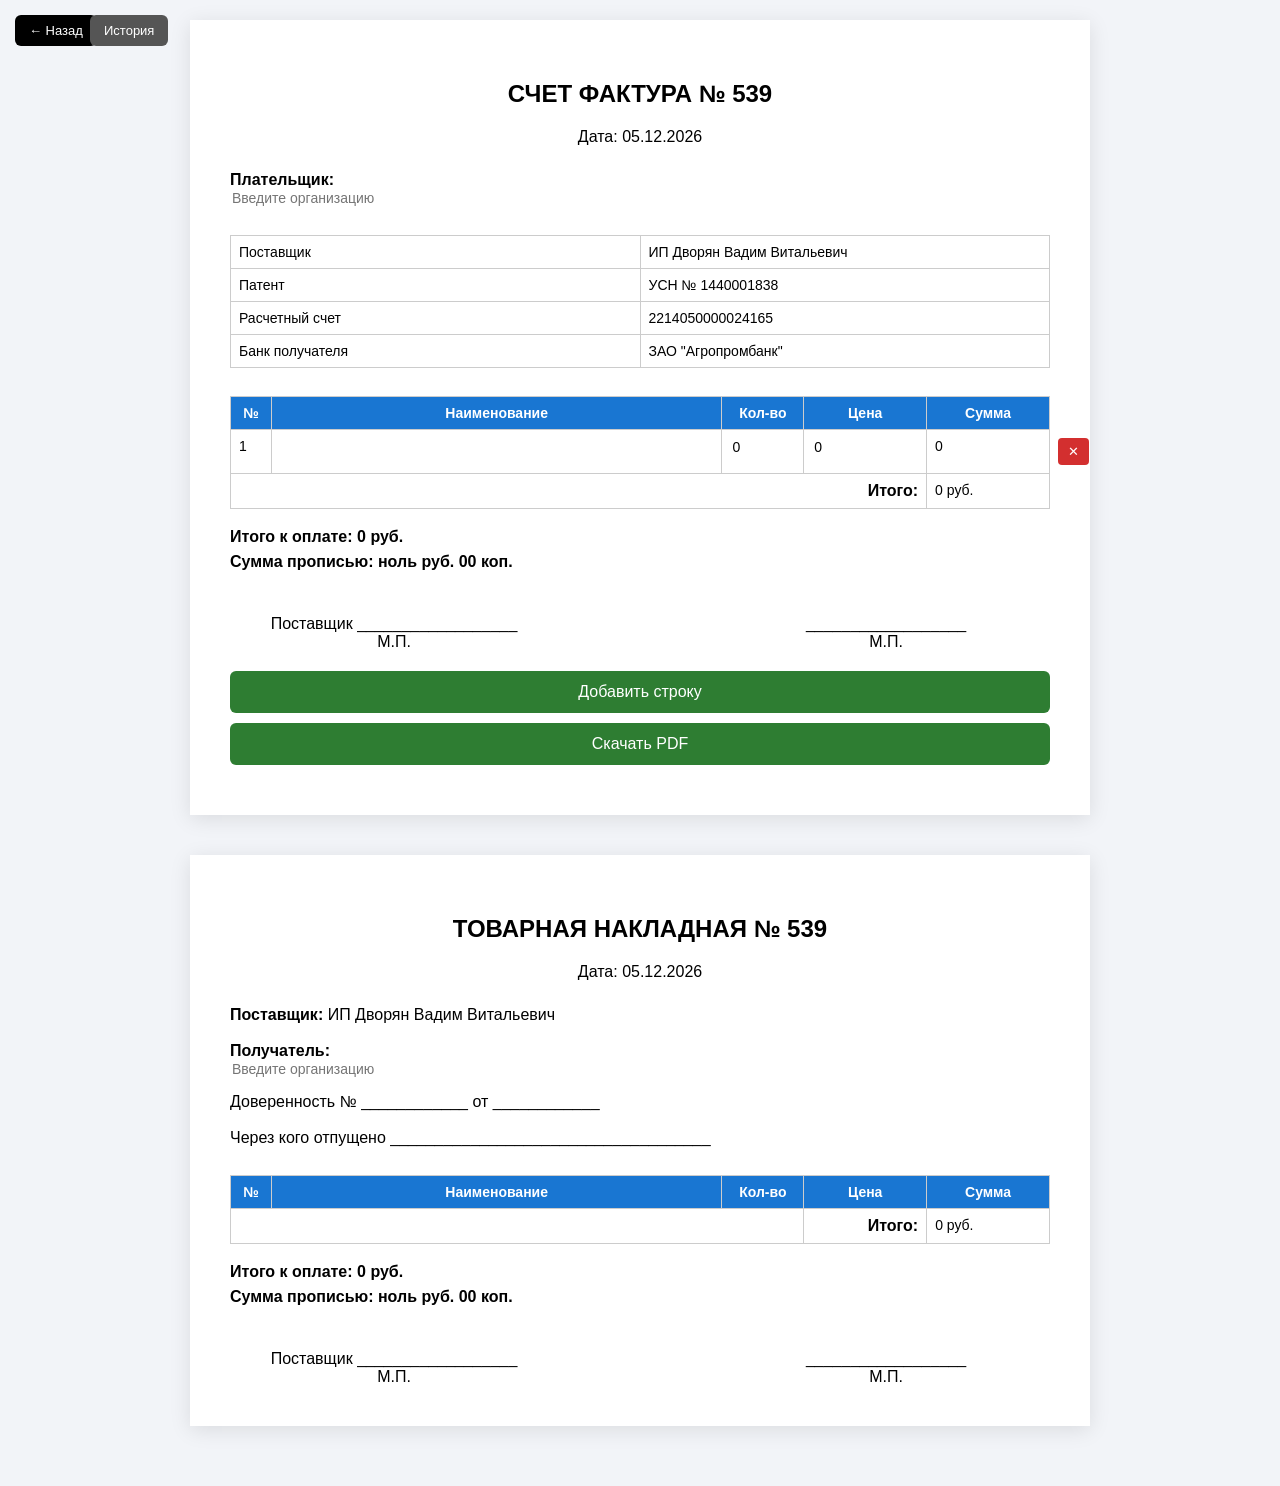
<file: beznal.html>
<!DOCTYPE html>
<html lang="ru">
<head>
<meta charset="UTF-8">
<meta name="viewport" content="width=device-width, initial-scale=1.0">
<title>Счет</title>
<style>
body{
  font-family: Arial, sans-serif;
  background:#f2f4f8;
  padding:20px;
  margin:0;
}
.back-button{
  position:fixed;
  top:15px;
  left:15px;
  z-index:9999;
  background:#000;
  color:#fff;
  border:none;
  padding:8px 14px;
  border-radius:6px;
  cursor:pointer;
  font-size:13px;
}
#history-btn{
  position:fixed;
  top:15px;
  left:90px;
  z-index:9999;
  background:#555;
  color:#fff;
  border:none;
  padding:8px 14px;
  border-radius:6px;
  cursor:pointer;
  font-size:13px;
}
.container{
  max-width:900px;
  width:100%;
  margin:auto;
  background:white;
  padding:40px;
  box-shadow:0 4px 20px rgba(0,0,0,.1);
  box-sizing:border-box;
  margin-bottom:40px;
}
.header{
  text-align:center;
  margin-bottom:25px;
}
table{
  width:100%;
  border-collapse:collapse;
  margin-top:10px;
  table-layout:fixed;
  page-break-inside:auto;
}
tr{
  page-break-inside:avoid;
  page-break-after:auto;
}
th,td{
  border:1px solid #ccc;
  padding:8px;
  font-size:14px;
  vertical-align:top;
  word-wrap:break-word;
  white-space:normal;
}
th{
  background:#1976d2;
  color:white;
}
input{
  width:100%;
  border:none;
  outline:none;
  font-size:14px;
  background:transparent;
}
.total{
  text-align:right;
  font-weight:bold;
  font-size:16px;
}
.buttons{
  margin-top:20px;
}
.buttons button{
  width:100%;
  padding:12px;
  margin-bottom:10px;
  border:none;
  border-radius:6px;
  background:#2e7d32;
  color:white;
  font-size:16px;
  cursor:pointer;
}
.delete-btn{
  background:#d32f2f;
  color:white;
  border:none;
  padding:6px 10px;
  border-radius:4px;
  cursor:pointer;
}
.invoice-page{
  page-break-before:always;
  break-before:page;
}
.signatures{
  margin-top:40px;
  display:flex;
  justify-content:space-between;
}
.sign{
  width:40%;
  text-align:center;
}
.sum-text{
  margin-top:15px;
  font-weight:bold;
  line-height:1.6;
}
.doc-fields{
  margin-top:15px;
}
@media (max-width:768px){
  body{padding:10px;}
  .container{padding:15px;}
  th,td{font-size:12px; padding:6px;}
  .buttons button{font-size:14px; padding:10px;}
}
@media print{
  .buttons,
  .back-button,
  #history-btn,
  .delete-btn{display:none;}
  .container{box-shadow:none;padding:0;margin:0;}
}
/* Модальное окно истории */
#history-modal{
  display:none;
  position:fixed;
  top:0; left:0; right:0; bottom:0;
  background: rgba(0,0,0,0.5);
  z-index:99999;
  overflow:auto;
}
#history-content{
  background:#fff;
  margin:50px auto;
  max-width:800px;
  padding:20px;
  border-radius:6px;
}
.history-item{
  border-bottom:1px solid #ccc;
  padding:8px 0;
  cursor:pointer;
}
.history-item:hover{
  background:#f0f0f0;
}
#history-close{
  float:right;
  cursor:pointer;
  font-weight:bold;
}
</style>
</head>
<body>

<button class="back-button" onclick="history.back()">← Назад</button>
<button id="history-btn">История</button>

<!-- СЧЕТ -->
<div class="container">
<div class="header">
<h2>СЧЕТ ФАКТУРА № <span id="invoice-number"></span></h2>
<div>Дата: <span id="date"></span></div>
</div>

<div>
<b>Плательщик:</b>
<input id="payer" placeholder="Введите организацию">
</div>

<br>

<table>
<tr><td>Поставщик</td><td>ИП Дворян Вадим Витальевич</td></tr>
<tr><td>Патент</td><td>УСН № 1440001838</td></tr>
<tr><td>Расчетный счет</td><td>2214050000024165</td></tr>
<tr><td>Банк получателя</td><td>ЗАО "Агропромбанк"</td></tr>
</table>

<br>

<table>
<colgroup>
<col style="width:5%">
<col style="width:55%">
<col style="width:10%">
<col style="width:15%">
<col style="width:15%">
<col>
</colgroup>
<thead>
<tr>
<th>№</th>
<th>Наименование</th>
<th>Кол-во</th>
<th>Цена</th>
<th>Сумма</th>
<th></th>
</tr>
</thead>
<tbody id="tbody"></tbody>
<tfoot>
<tr>
<td colspan="4" class="total">Итого:</td>
<td id="total">0 руб.</td>
<td></td>
</tr>
</tfoot>
</table>

<div class="sum-text" id="sum-text">
Итого к оплате: 0 руб.<br>
Сумма прописью: ноль руб. 00 коп.
</div>

<div class="signatures">
<div class="sign">
Поставщик __________________<br>М.П.
</div>
<div class="sign">
__________________<br>М.П.
</div>
</div>

<div class="buttons">
<button onclick="addRow()">Добавить строку</button>
<button onclick="printPDF()">Скачать PDF</button>
</div>
</div>

<!-- НАКЛАДНАЯ -->
<div class="container invoice-page">
<div class="header">
<h2>ТОВАРНАЯ НАКЛАДНАЯ № <span id="invoice-number2"></span></h2>
<div>Дата: <span id="date2"></span></div>
</div>

<div>
<b>Поставщик:</b> ИП Дворян Вадим Витальевич
</div>

<br>

<div>
<b>Получатель:</b>
<input id="receiver" placeholder="Введите организацию">
</div>

<div class="doc-fields">
Доверенность № ____________ от ____________ <br><br>
Через кого отпущено ____________________________________
</div>

<br>

<table>
<colgroup>
<col style="width:5%">
<col style="width:55%">
<col style="width:10%">
<col style="width:15%">
<col style="width:15%">
</colgroup>
<thead>
<tr>
<th>№</th>
<th>Наименование</th>
<th>Кол-во</th>
<th>Цена</th>
<th>Сумма</th>
</tr>
</thead>
<tbody id="nakladnaya-body"></tbody>
<tfoot>
<tr>
<td colspan="3"></td>
<td class="total">Итого:</td>
<td id="nakladnaya-total">0 руб.</td>
</tr>
</tfoot>
</table>

<div class="sum-text" id="sum-text2">
Итого к оплате: 0 руб.<br>
Сумма прописью: ноль руб. 00 коп.
</div>

<div class="signatures">
<div class="sign">
Поставщик __________________<br>М.П.
</div>
<div class="sign">
__________________<br>М.П.
</div>
</div>
</div>

<!-- Модальное окно истории -->
<div id="history-modal">
  <div id="history-content">
    <span id="history-close">✕</span>
    <h3>История счетов</h3>
    <div id="history-list"></div>
  </div>
</div>

<script>
let today = new Date().toLocaleDateString("ru-RU");
document.getElementById("date").innerText = today;
document.getElementById("date2").innerText = today;
let number = Math.floor(Math.random()*1000);
document.getElementById("invoice-number").innerText = number;
document.getElementById("invoice-number2").innerText = number;

/* число прописью до миллионов */
function numToText(n) {
    n = Math.floor(n);
    if (isNaN(n)) return "ноль руб. 00 коп.";
    const ones = ["","один","два","три","четыре","пять","шесть","семь","восемь","девять"];
    const onesFemale = ["","одна","две","три","четыре","пять","шесть","семь","восемь","девять"];
    const teens = ["десять","одиннадцать","двенадцать","тринадцать","четырнадцать","пятнадцать","шестнадцать","семнадцать","восемнадцать","девятнадцать"];
    const tens = ["","","двадцать","тридцать","сорок","пятьдесят","шестьдесят","семьдесят","восемьдесят","девяносто"];
    const hundreds = ["","сто","двести","триста","четыреста","пятьсот","шестьсот","семьсот","восемьсот","девятьсот"];
    function convert_hundreds(num,female=false){
        let str='';
        if(num>=100){str+=hundreds[Math.floor(num/100)]+' '; num%=100;}
        if(num>=20){str+=tens[Math.floor(num/10)]+' '; num%=10;}
        else if(num>=10){str+=teens[num-10]+' '; num=0;}
        if(num>0){str+=(female?onesFemale[num]:ones[num])+' ';}
        return str.trim();
    }
    let result='';
    let millions=Math.floor(n/1_000_000);
    let thousands=Math.floor((n%1_000_000)/1000);
    let rest=n%1000;
    if(millions>0) result+=convert_hundreds(millions)+' миллион'+(millions>1?'ов ':' ');
    if(thousands>0) result+=convert_hundreds(thousands,true)+' тысяч ';
    if(rest>0) result+=convert_hundreds(rest)+' ';
    return result.trim()+' руб. 00 коп.';
}

/* добавить строку */
function addRow(){
let tbody=document.getElementById("tbody");
let row=document.createElement("tr");
row.innerHTML=`
<td></td>
<td><input class="name"></td>
<td><input type="number" class="qty" value="0"></td>
<td><input type="number" class="price" value="0"></td>
<td class="sum">0</td>
<td><button class="delete-btn">✕</button></td>`;
tbody.appendChild(row);
updateNumbers();
row.querySelector(".delete-btn").onclick=()=>{row.remove();calc();fillNakladnaya();updateNumbers();};
row.querySelectorAll("input").forEach(input=>{input.addEventListener("input",()=>{calc();fillNakladnaya();});});
}

/* обновить номера */
function updateNumbers(){document.querySelectorAll("#tbody tr").forEach((row,i)=>{row.children[0].innerText=i+1;});}

/* расчет */
function calc(){
let total=0;
document.querySelectorAll("#tbody tr").forEach(row=>{
let q=Number(row.querySelector(".qty").value||0);
let p=Number(row.querySelector(".price").value||0);
let sum=q*p;
row.querySelector(".sum").innerText=sum;
total+=sum;
});
document.getElementById("total").innerText=total+" руб.";
document.getElementById("sum-text").innerText="Итого к оплате: "+total+" руб.\nСумма прописью: "+numToText(total);
}

/* накладная */
function fillNakladnaya(){
let body=document.getElementById("nakladnaya-body"); body.innerHTML="";
let total=0; let i=1;
document.querySelectorAll("#tbody tr").forEach(row=>{
let name=row.querySelector(".name").value;
let q=Number(row.querySelector(".qty").value||0);
let p=Number(row.querySelector(".price").value||0);
if(name && q>0){
let sum=q*p; total+=sum;
let tr=document.createElement("tr");
tr.innerHTML=`<td>${i++}</td><td>${name}</td><td>${q}</td><td>${p}</td><td>${sum}</td>`;
body.appendChild(tr);
}
});
document.getElementById("nakladnaya-total").innerText=total+" руб.";
document.getElementById("sum-text2").innerText="Итого к оплате: "+total+" руб.\nСумма прописью: "+numToText(total);
}

/* автозаполнение получателя */
let payer=document.getElementById("payer");
let receiver=document.getElementById("receiver");
payer.addEventListener("input",()=>{ receiver.value=payer.value; });

/* ---- История ---- */
const HISTORY_KEY="invoiceHistory";
const HISTORY_DAYS=30;
function saveHistory(){
  let history=JSON.parse(localStorage.getItem(HISTORY_KEY))||[];
  let now=new Date();
  let cutoff=new Date(now.getTime()-HISTORY_DAYS*24*60*60*1000);
  history=history.filter(item=>new Date(item.date)>cutoff);
  const items=[];
  document.querySelectorAll("#tbody tr").forEach(row=>{
    items.push({name:row.querySelector(".name").value,qty:row.querySelector(".qty").value,price:row.querySelector(".price").value});
  });
  history.push({date:now.toISOString(),invoiceNumber:document.getElementById("invoice-number").innerText,payer:document.getElementById("payer").value,items});
  localStorage.setItem(HISTORY_KEY,JSON.stringify(history));
}

/* печать и сохранение истории */
function printPDF(){ 
  calc(); 
  fillNakladnaya(); 
  saveHistory();
  window.print(); 
}

addRow();

/* История модальное окно */
const modal=document.getElementById("history-modal");
const list=document.getElementById("history-list");
document.getElementById("history-btn").onclick=()=>{
  let history=JSON.parse(localStorage.getItem(HISTORY_KEY))||[];
  if(history.length===0){alert("История пуста"); return;}
  list.innerHTML="";
  history.slice().reverse().forEach((item)=>{
    const div=document.createElement("div");
    div.className="history-item";
    div.innerText=`№${item.invoiceNumber} | ${new Date(item.date).toLocaleString()}`;
    div.onclick=()=>{
      document.getElementById("payer").value=item.payer;
      const tbody=document.getElementById("tbody"); tbody.innerHTML="";
      item.items.forEach(it=>{
        addRow();
        const lastRow=tbody.lastElementChild;
        lastRow.querySelector(".name").value=it.name;
        lastRow.querySelector(".qty").value=it.qty;
        lastRow.querySelector(".price").value=it.price;
      });
      calc(); fillNakladnaya();
      modal.style.display="none";
    };
    list.appendChild(div);
  });
  modal.style.display="block";
};
document.getElementById("history-close").onclick=()=>{modal.style.display="none";};
window.onclick=(e)=>{if(e.target===modal) modal.style.display="none";};

</script>
</body>
</html>
</file>
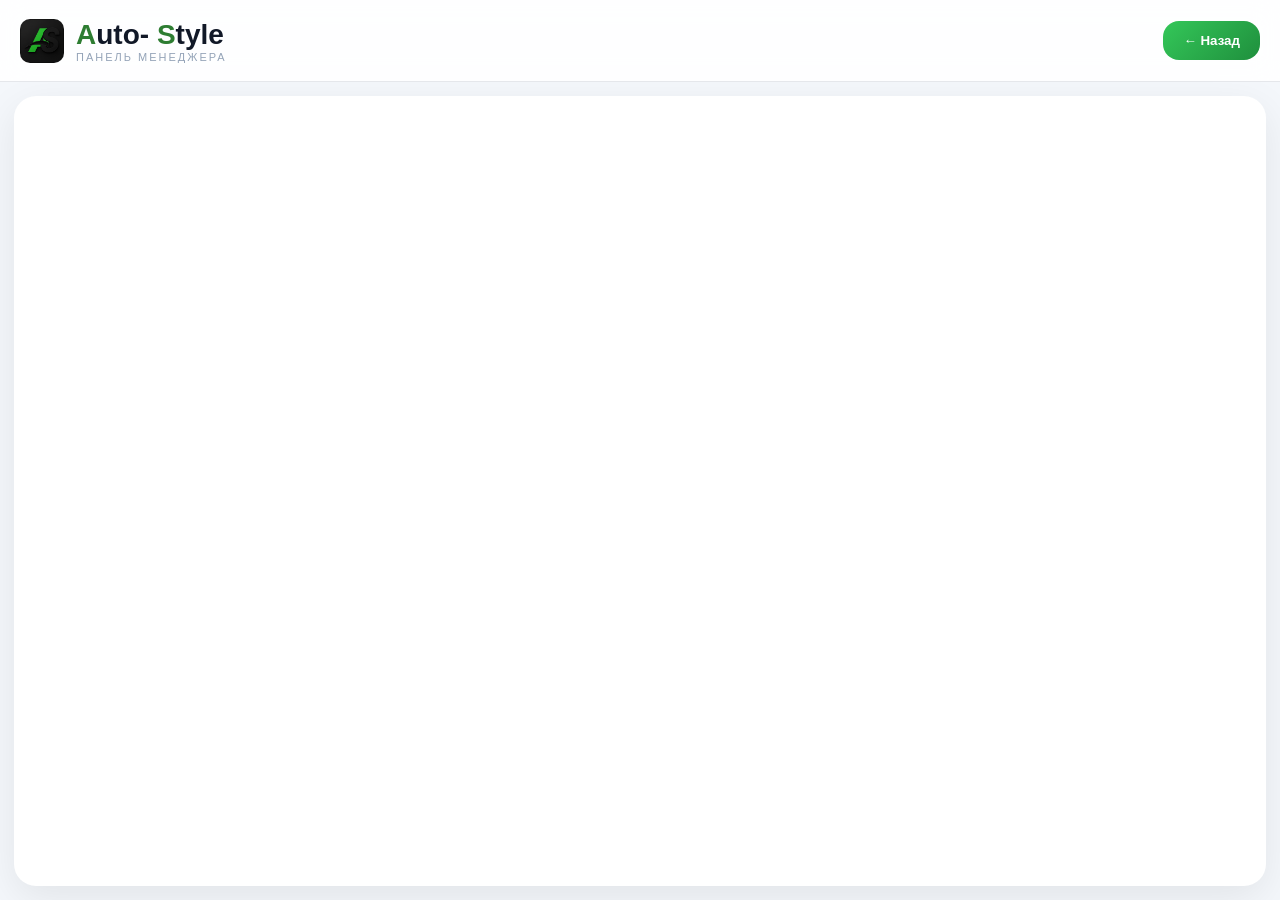
<file: cash-diff.html>
<!DOCTYPE html>
<html lang="ru">
<head>

<meta charset="UTF-8">
<meta name="viewport" content="width=device-width,initial-scale=1">

<title>Расхождения по кассе — AUTO-STYLE</title>

<link rel="icon" href="favicon.png">

<style>

*{
box-sizing:border-box;
margin:0;
padding:0;
}

body{
font-family:Inter,sans-serif;
background:#f4f7fb;
overflow:hidden;
}

.header{

height:82px;

background:
rgba(255,255,255,.88);

backdrop-filter:blur(14px);

border-bottom:
1px solid #e5e7eb;

display:flex;

align-items:center;

justify-content:space-between;

padding:0 20px;

}

.left{

display:flex;

align-items:center;

gap:16px;

}

.logo{

display:flex;

align-items:center;

gap:12px;

text-decoration:none;

color:#111827;

}

.logo img{

width:44px;

height:44px;

border-radius:10px;

}

.logo-title{

font-size:28px;

font-weight:900;

}

.green{

color:#2e7d32;

}

.subtitle{

font-size:11px;

letter-spacing:2px;

color:#94a3b8;

}

.back{

border:none;

background:
linear-gradient(
135deg,
#34c759,
#1f8f3d
);

color:white;

padding:12px 20px;

border-radius:16px;

cursor:pointer;

font-weight:800;

}

.back:hover{

opacity:.95;

}

.content{

height:
calc(100vh - 82px);

padding:14px;

}

.sheet{

width:100%;

height:100%;

border:none;

border-radius:22px;

background:white;

box-shadow:
0 12px 40px rgba(0,0,0,.08);

}

@media(max-width:768px){

.header{

padding:12px;

height:auto;

flex-wrap:wrap;

gap:12px;

}

.content{

height:
calc(100vh - 110px);

padding:10px;

}

.logo-title{

font-size:24px;

}

}

</style>

</head>

<body>

<header class="header">

<div class="left">

<a href="index.html" class="logo">

<img src="favicon.png">

<div>

<div class="logo-title">
<span class="green">A</span>uto-
<span class="green">S</span>tyle
</div>

<div class="subtitle">
ПАНЕЛЬ МЕНЕДЖЕРА
</div>

</div>

</a>

</div>

<button
class="back"
onclick="history.back()">

← Назад

</button>

</header>

<div class="content">

<iframe
class="sheet"

src="https://docs.google.com/spreadsheets/d/1-J4XkLHbgdOaBksvHP7EUwnd7fiSvF02MlfroHatg2k/edit?usp=drivesdk">

</iframe>

</div>

</body>
</html>
</file>
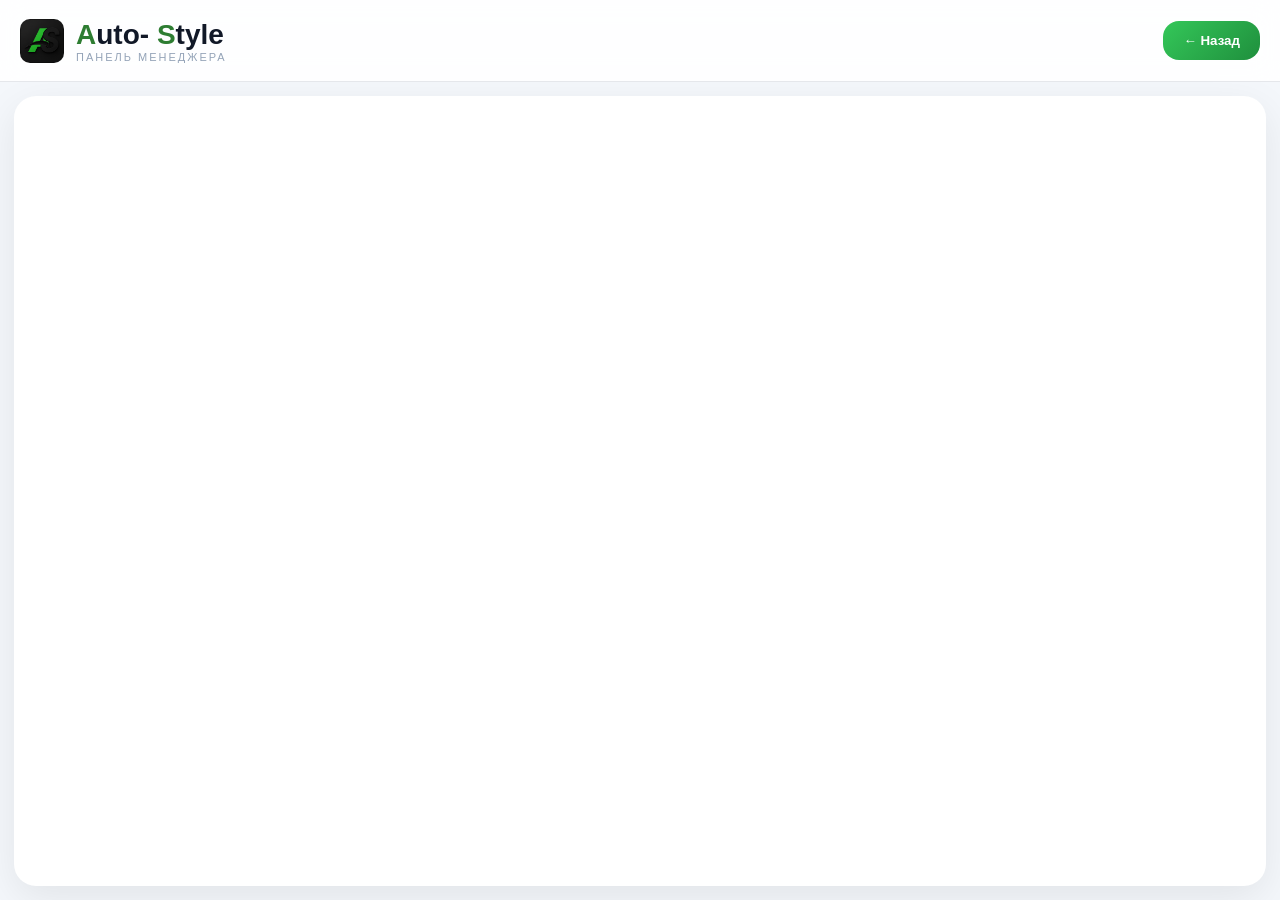
<file: close-shift.html>
﻿<!DOCTYPE html>
<html lang="ru">
<head>

<meta charset="UTF-8">
<meta name="viewport" content="width=device-width,initial-scale=1">

<title>Закрытие смен — AUTO-STYLE</title>

<link rel="icon" href="favicon.png">

<style>

*{
box-sizing:border-box;
margin:0;
padding:0;
}

body{
font-family:Inter,sans-serif;
background:#f4f7fb;
overflow:hidden;
}

.header{

height:82px;

background:
rgba(255,255,255,.88);

backdrop-filter:blur(14px);

border-bottom:
1px solid #e5e7eb;

display:flex;

align-items:center;

justify-content:space-between;

padding:0 20px;

}

.left{

display:flex;

align-items:center;

gap:16px;

}

.logo{

display:flex;

align-items:center;

gap:12px;

text-decoration:none;

color:#111827;

}

.logo img{

width:44px;

height:44px;

border-radius:10px;

}

.logo-title{

font-size:28px;

font-weight:900;

}

.green{

color:#2e7d32;

}

.subtitle{

font-size:11px;

letter-spacing:2px;

color:#94a3b8;

}

.back{

border:none;

background:
linear-gradient(
135deg,
#34c759,
#1f8f3d
);

color:white;

padding:12px 20px;

border-radius:16px;

cursor:pointer;

font-weight:800;

}

.back:hover{

opacity:.95;

}

.content{

height:
calc(100vh - 82px);

padding:14px;

}

.sheet{

width:100%;

height:100%;

border:none;

border-radius:22px;

background:white;

box-shadow:
0 12px 40px rgba(0,0,0,.08);

}

@media(max-width:768px){

.header{

padding:12px;

height:auto;

flex-wrap:wrap;

gap:12px;

}

.content{

height:
calc(100vh - 110px);

padding:10px;

}

.logo-title{

font-size:24px;

}

}

</style>

</head>

<body>

<header class="header">

<div class="left">

<a href="index.html" class="logo">

<img src="favicon.png">

<div>

<div class="logo-title">
<span class="green">A</span>uto-
<span class="green">S</span>tyle
</div>

<div class="subtitle">
ПАНЕЛЬ МЕНЕДЖЕРА
</div>

</div>

</a>

</div>

<button
class="back"
onclick="history.back()">

← Назад

</button>

</header>

<div class="content">

<iframe
class="sheet"

src="https://docs.google.com/spreadsheets/d/1nVpJpT5kFTmJV3OjOaQkA-aKlaYjpc_LUbruRkHalGs/edit?rm=minimal">

</iframe>

</div>

</body>
</html>
</file>
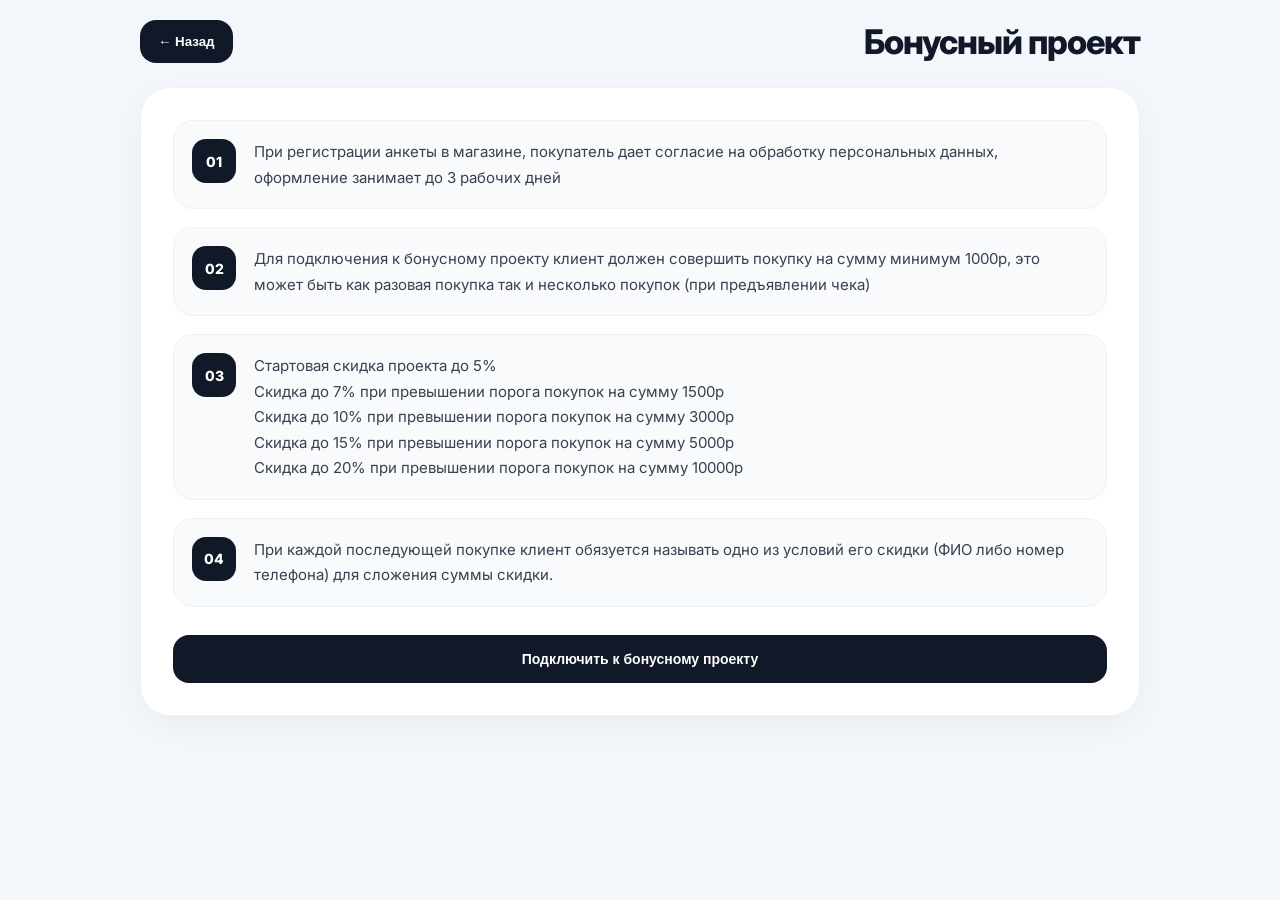
<file: discount.html>
<!DOCTYPE html> 
<html lang="ru">
<head>

<meta charset="UTF-8">
<meta name="viewport" content="width=device-width, initial-scale=1.0">

<title>AUTO-STYLE | Бонусный проект</title>

<link rel="preconnect" href="https://fonts.googleapis.com">
<link rel="preconnect" href="https://fonts.gstatic.com" crossorigin>

<link href="https://fonts.googleapis.com/css2?family=Inter:wght@400;500;600;700;800&display=swap" rel="stylesheet">

<style>

*{
    margin:0;
    padding:0;
    box-sizing:border-box;
}

body{
    font-family:'Inter',sans-serif;
    background:#f3f6fb;
    color:#111827;
    min-height:100vh;
    padding:20px;
}

/* ================= CONTAINER ================= */

.container{
    width:100%;
    max-width:1000px;
    margin:0 auto;
}

/* ================= TOPBAR ================= */

.topbar{
    display:flex;
    justify-content:space-between;
    align-items:center;
    gap:16px;
    margin-bottom:24px;
    flex-wrap:wrap;
}

.title{
    font-size:34px;
    font-weight:800;
    letter-spacing:-1px;
}

.back-btn{
    border:none;
    background:#111827;
    color:white;
    padding:14px 18px;
    border-radius:16px;
    font-weight:700;
    cursor:pointer;
    transition:0.2s;
}

.back-btn:hover{
    transform:translateY(-2px);
}

/* ================= CARD ================= */

.card{
    background:white;
    border-radius:30px;
    padding:32px;
    border:1px solid #eef2f7;
    box-shadow:0 10px 30px rgba(0,0,0,0.04);
}

/* ================= CONDITIONS ================= */

.conditions{
    display:flex;
    flex-direction:column;
    gap:18px;
    margin-bottom:28px;
}

.condition-box{
    display:flex;
    gap:18px;
    align-items:flex-start;
    padding:18px;
    border:1px solid #edf2f7;
    border-radius:20px;
    background:#f9fafb;
}

.condition-number{
    min-width:44px;
    height:44px;
    border-radius:14px;
    background:#111827;
    color:white;
    display:flex;
    align-items:center;
    justify-content:center;
    font-size:14px;
    font-weight:800;
}

.condition-text{
    font-size:15px;
    line-height:1.7;
    color:#374151;
}

/* ================= BUTTONS ================= */

.btn{
    border:none;
    border-radius:16px;
    padding:16px 20px;
    font-size:14px;
    font-weight:700;
    cursor:pointer;
    transition:0.2s;
}

.connect-btn{
    width:100%;
    background:#111827;
    color:white;
}

.save-btn{
    background:#111827;
    color:white;
}

.btn:hover{
    transform:translateY(-2px);
}

/* ================= FORM ================= */

.form-wrapper{
    display:none;
    margin-top:30px;
    padding-top:30px;
    border-top:1px solid #edf2f7;
}

.grid{
    display:grid;
    grid-template-columns:1fr 1fr;
    gap:18px;
}

.full{
    grid-column:1/-1;
}

.field{
    display:flex;
    flex-direction:column;
    gap:8px;
}

.field label{
    font-size:13px;
    color:#6b7280;
    font-weight:700;
}

.field input{
    width:100%;
    border:1px solid #e5e7eb;
    background:#f9fafb;
    border-radius:16px;
    padding:15px 16px;
    font-size:15px;
    outline:none;
}

.field input:focus{
    border-color:#111827;
    background:white;
}

.actions{
    margin-top:26px;
    display:flex;
    gap:14px;
    flex-wrap:wrap;
}

/* ================= MOBILE ================= */

@media(max-width:768px){

    body{
        padding:14px;
    }

    .card{
        padding:22px;
        border-radius:22px;
    }

    .grid{
        grid-template-columns:1fr;
    }

    .title{
        font-size:26px;
    }

    .actions{
        flex-direction:column;
    }

    .btn{
        width:100%;
    }

    .back-btn{
        width:100%;
    }

    .condition-box{
        flex-direction:column;
    }

}

/* ================= PRINT ================= */

.print-document{
    display:none;
}

@media print{

    @page{
        size:A4;
        margin:16mm;
    }

    body{
        background:white;
        padding:0;
    }

    .container{
        display:none;
    }

    .print-document{
        display:block;
    }

    .second-page{
        page-break-before:always;
    }

    .doc-top{
        display:flex;
        justify-content:space-between;
        align-items:flex-start;
        margin-bottom:32px;
    }

    .brand-title{
        font-size:28px;
        font-weight:800;
    }

    .meta{
        text-align:right;
        font-size:12px;
        color:#6b7280;
        line-height:1.6;
    }

    .doc-title{
        font-size:20px;
        font-weight:800;
        margin-bottom:18px;
    }

    .row{
        display:grid;
        grid-template-columns:230px 1fr;
        border-bottom:1px solid #edf2f7;
        padding:12px 0;
    }

    .row-label{
        font-size:12px;
        color:#6b7280;
        font-weight:600;
    }

    .row-value{
        font-size:14px;
        font-weight:700;
    }

    .text{
        margin-top:26px;
        font-size:13px;
        line-height:1.8;
        color:#374151;
    }

    .condition{
        display:flex;
        gap:14px;
        padding:14px 0;
        border-bottom:1px solid #f3f4f6;
    }

    .condition-number-print{
        min-width:32px;
        height:32px;
        border-radius:50%;
        background:#111827;
        color:white;
        display:flex;
        align-items:center;
        justify-content:center;
        font-size:12px;
        font-weight:700;
    }

    .condition-text-print{
        font-size:13px;
        line-height:1.6;
        color:#374151;
    }

    .warning{
        margin-top:26px;
        padding:18px;
        border:1px solid #e5e7eb;
        border-radius:18px;
        background:#f9fafb;
    }

    .warning-title{
        font-size:11px;
        font-weight:800;
        text-transform:uppercase;
        margin-bottom:8px;
    }

    .warning-text{
        font-size:12px;
        line-height:1.7;
        color:#4b5563;
    }

    .signature{
        margin-top:70px;
    }

    .line{
        border-bottom:1px solid #111827;
        height:32px;
    }

    .sign-text{
        font-size:11px;
        color:#6b7280;
        margin-top:8px;
    }

    .footer{
        margin-top:50px;
        display:flex;
        justify-content:space-between;
        font-size:10px;
        color:#9ca3af;
        border-top:1px solid #f1f5f9;
        padding-top:12px;
    }

}

</style>
</head>

<body>

<div class="container">

    <div class="topbar">

        <button class="back-btn" onclick="history.back()">
            ← Назад
        </button>

        <div class="title">
            Бонусный проект
        </div>

    </div>

    <div class="card">

        <!-- УСЛОВИЯ -->

        <div class="conditions">

            <div class="condition-box">
                <div class="condition-number">01</div>
                <div class="condition-text">
                    При регистрации анкеты в магазине, покупатель дает согласие на обработку персональных данных, оформление занимает до 3 рабочих дней
                </div>
            </div>

            <div class="condition-box">
                <div class="condition-number">02</div>
                <div class="condition-text">
                    Для подключения к бонусному проекту клиент должен совершить покупку на сумму минимум 1000р, это может быть как разовая покупка так и несколько покупок (при предъявлении чека)
                </div>
            </div>

            <div class="condition-box">
                <div class="condition-number">03</div>
                <div class="condition-text">
                    Стартовая скидка проекта до 5%<br>
                    Скидка до 7% при превышении порога покупок на сумму 1500р<br>
                    Скидка до 10% при превышении порога покупок на сумму 3000р<br>
                    Скидка до 15% при превышении порога покупок на сумму 5000р<br>
                    Скидка до 20% при превышении порога покупок на сумму 10000р
                </div>
            </div>

            <div class="condition-box">
                <div class="condition-number">04</div>
                <div class="condition-text">
                    При каждой последующей покупке клиент обязуется называть одно из условий его скидки (ФИО либо номер телефона) для сложения суммы скидки.
                </div>
            </div>

        </div>

        <!-- BUTTON -->

        <button
            class="btn connect-btn"
            onclick="openForm()">

            Подключить к бонусному проекту

        </button>

        <!-- FORM -->

        <div class="form-wrapper" id="formWrapper">

            <form id="discountForm">

                <div class="grid">

                    <div class="field full">
                        <label>ФИО клиента</label>
                        <input id="fullname" type="text">
                    </div>

                    <div class="field">
                        <label>Дата рождения</label>
                        <input id="birthdate" type="date">
                    </div>

                    <div class="field">
                        <label>Контактный телефон</label>
                        <input id="phone" type="tel">
                    </div>

                    <div class="field full">
                        <label>Электронная почта</label>
                        <input id="email" type="email">
                    </div>

                    <div class="field">
                        <label>Марка автомобиля</label>
                        <input id="car_brand" type="text">
                    </div>

                    <div class="field">
                        <label>Модель авто и год</label>
                        <input id="car_model" type="text">
                    </div>

                </div>

                <div class="actions">

                    <button type="submit" class="btn save-btn">
                        Сохранить и печать
                    </button>

                </div>

            </form>

        </div>

    </div>

</div>

<!-- ================= PRINT PAGE 1 ================= -->

<div class="print-document">

    <div class="doc-top">

        <div class="brand-title">
            AUTO-STYLE
        </div>

        <div class="meta">
            BONUS-2026<br>
            <span id="date"></span>
        </div>

    </div>

    <div class="doc-title">
        АНКЕТА УЧАСТНИКА БОНУСНОГО ПРОЕКТА
    </div>

    <div class="row">
        <div class="row-label">ФИО клиента</div>
        <div class="row-value" id="print_fullname"></div>
    </div>

    <div class="row">
        <div class="row-label">Дата рождения</div>
        <div class="row-value" id="print_birthdate"></div>
    </div>

    <div class="row">
        <div class="row-label">Контактный телефон</div>
        <div class="row-value" id="print_phone"></div>
    </div>

    <div class="row">
        <div class="row-label">Электронная почта</div>
        <div class="row-value" id="print_email"></div>
    </div>

    <div class="row">
        <div class="row-label">Марка автомобиля</div>
        <div class="row-value" id="print_car_brand"></div>
    </div>

    <div class="row">
        <div class="row-label">Модель и год</div>
        <div class="row-value" id="print_car_model"></div>
    </div>

    <div class="text">

        Настоящая анкета предоставляется клиентом
        для подключения к бонусному проекту AUTO-STYLE.

        <br><br>

        Подписывая данный документ, клиент подтверждает
        согласие на обработку персональных данных.

        <br><br>

        Предоставленные персональные данные используются исключительно внутри магазина AUTO-STYLE и не передаются третьим лицам.

    </div>

    <div class="signature">

        <div style="display:flex; gap:40px;">

            <div style="flex:1;">

                <div class="line"></div>

                <div class="sign-text">
                    Подпись клиента
                </div>

            </div>

            <div style="flex:1;">

                <div class="line"></div>

                <div class="sign-text">
                    Расшифровка подписи
                </div>

            </div>

        </div>

    </div>

    <div class="footer">

        <span>AUTO-STYLE</span>

        <span>01</span>

    </div>

</div>

<!-- ================= PRINT PAGE 2 ================= -->

<div class="print-document second-page">

    <div class="doc-title">
        Условия бонусного проекта
    </div>

    <div class="condition">
        <div class="condition-number-print">01</div>
        <div class="condition-text-print">
            Активация анкеты занимает до 3 рабочих дней
        </div>
    </div>

    <div class="condition">
        <div class="condition-number-print">02</div>
        <div class="condition-text-print">
            Стартовая скидка до 5%
        </div>
    </div>

    <div class="condition">
        <div class="condition-number-print">03</div>
        <div class="condition-text-print">
            Скидка до 7% при сумме покупок выше 1500р
        </div>
    </div>

    <div class="condition">
        <div class="condition-number-print">04</div>
        <div class="condition-text-print">
            Скидка до 10% при сумме покупок выше 3000р
        </div>
    </div>

    <div class="condition">
        <div class="condition-number-print">05</div>
        <div class="condition-text-print">
            Скидка до 15% при сумме покупок выше 5000р
        </div>
    </div>

    <div class="condition">
        <div class="condition-number-print">06</div>
        <div class="condition-text-print">
            Скидка до 20% при сумме покупок выше 10000р
        </div>
    </div>

    <div class="warning">

        <div class="warning-title">
            ВАЖНО
        </div>

        <div class="warning-text">

            Магазин AUTO-STYLE оставляет за собой право
            изменять условия бонусного проекта без предварительного уведомления.

        </div>

    </div>

    <div class="signature">

        <div class="line"></div>

        <div class="sign-text">
            Подпись клиента / дата
        </div>

    </div>

    <div class="footer">

        <span>AUTO-STYLE</span>

        <span>02</span>

    </div>

</div>

<script>

function openForm(){

    document.getElementById("formWrapper").style.display = "block";

    document.getElementById("formWrapper").scrollIntoView({
        behavior:"smooth"
    });

}

document.getElementById("discountForm").addEventListener("submit", function(e){

    e.preventDefault();

    document.getElementById("print_fullname").innerText =
        document.getElementById("fullname").value;

    document.getElementById("print_birthdate").innerText =
        document.getElementById("birthdate").value;

    document.getElementById("print_phone").innerText =
        document.getElementById("phone").value;

    document.getElementById("print_email").innerText =
        document.getElementById("email").value;

    document.getElementById("print_car_brand").innerText =
        document.getElementById("car_brand").value;

    document.getElementById("print_car_model").innerText =
        document.getElementById("car_model").value;

    setTimeout(function(){

        window.print();

    },200);

});

document.getElementById("date").innerText =
    new Date().toLocaleDateString("ru-RU");

</script>

</body>
</html>
</file>
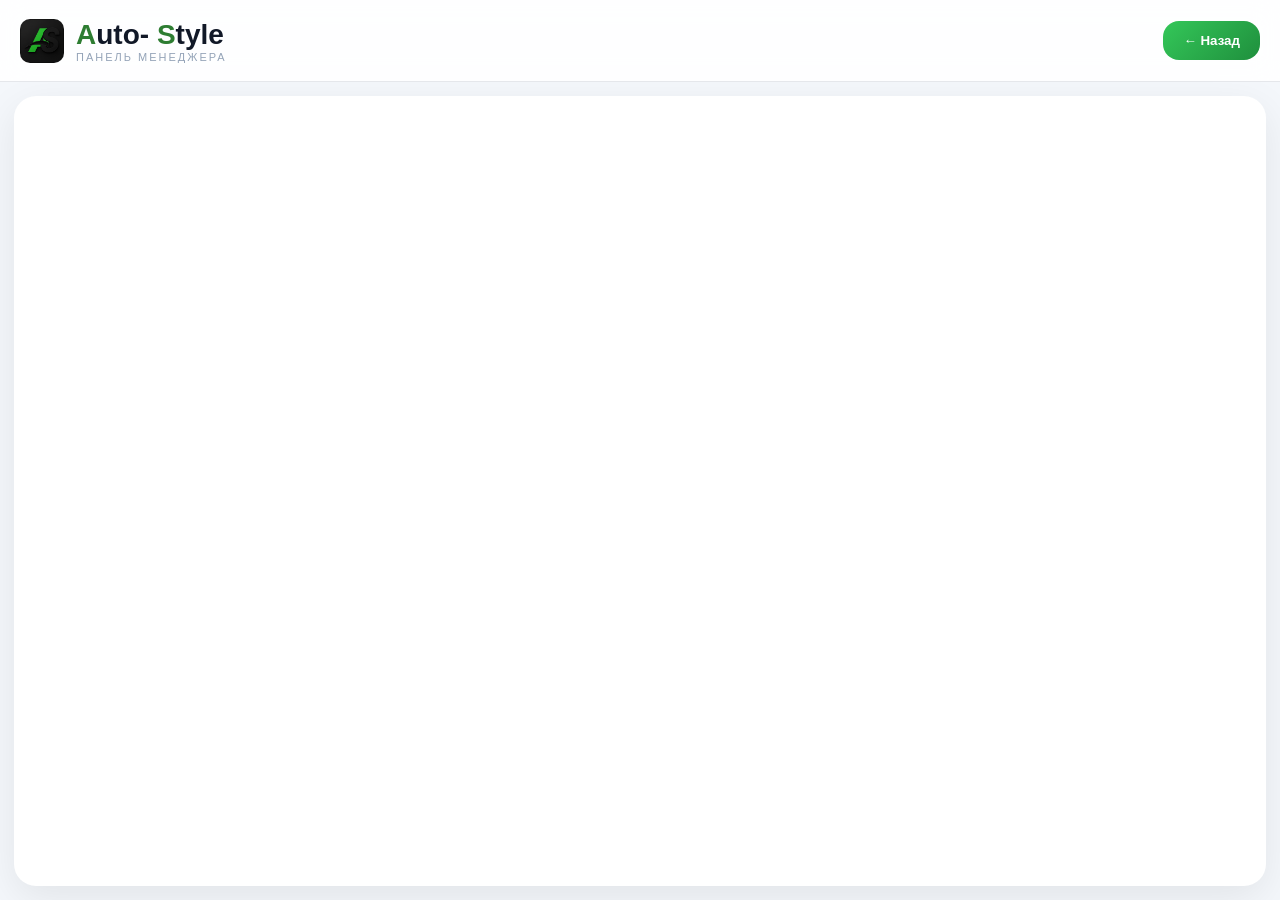
<file: smena.html>
<!DOCTYPE html>
<html lang="ru">
<head>

<meta charset="UTF-8">
<meta name="viewport" content="width=device-width,initial-scale=1">

<title>Закрытие смен — AUTO-STYLE</title>

<link rel="icon" href="favicon.png">

<style>

*{
box-sizing:border-box;
margin:0;
padding:0;
}

body{
font-family:Inter,sans-serif;
background:#f4f7fb;
overflow:hidden;
}

.header{

height:82px;

background:
rgba(255,255,255,.88);

backdrop-filter:blur(14px);

border-bottom:
1px solid #e5e7eb;

display:flex;

align-items:center;

justify-content:space-between;

padding:0 20px;

}

.left{

display:flex;

align-items:center;

gap:16px;

}

.logo{

display:flex;

align-items:center;

gap:12px;

text-decoration:none;

color:#111827;

}

.logo img{

width:44px;

height:44px;

border-radius:10px;

}

.logo-title{

font-size:28px;

font-weight:900;

}

.green{

color:#2e7d32;

}

.subtitle{

font-size:11px;

letter-spacing:2px;

color:#94a3b8;

}

.back{

border:none;

background:
linear-gradient(
135deg,
#34c759,
#1f8f3d
);

color:white;

padding:12px 20px;

border-radius:16px;

cursor:pointer;

font-weight:800;

}

.back:hover{

opacity:.95;

}

.content{

height:
calc(100vh - 82px);

padding:14px;

}

.sheet{

width:100%;

height:100%;

border:none;

border-radius:22px;

background:white;

box-shadow:
0 12px 40px rgba(0,0,0,.08);

}

@media(max-width:768px){

.header{

padding:12px;

height:auto;

flex-wrap:wrap;

gap:12px;

}

.content{

height:
calc(100vh - 110px);

padding:10px;

}

.logo-title{

font-size:24px;

}

}

</style>

</head>

<body>

<header class="header">

<div class="left">

<a href="index.html" class="logo">

<img src="favicon.png">

<div>

<div class="logo-title">
<span class="green">A</span>uto-
<span class="green">S</span>tyle
</div>

<div class="subtitle">
ПАНЕЛЬ МЕНЕДЖЕРА
</div>

</div>

</a>

</div>

<button
class="back"
onclick="history.back()">

← Назад

</button>

</header>

<div class="content">

<iframe
class="sheet"

src="https://docs.google.com/forms/d/e/1FAIpQLScWIZFaR3dtwy6crYqgfQjcW0oyPT44qysIhbubXhftkjzK1A/viewform?embedded=true">

</iframe>

</div>

</body>
</html>
</file>
